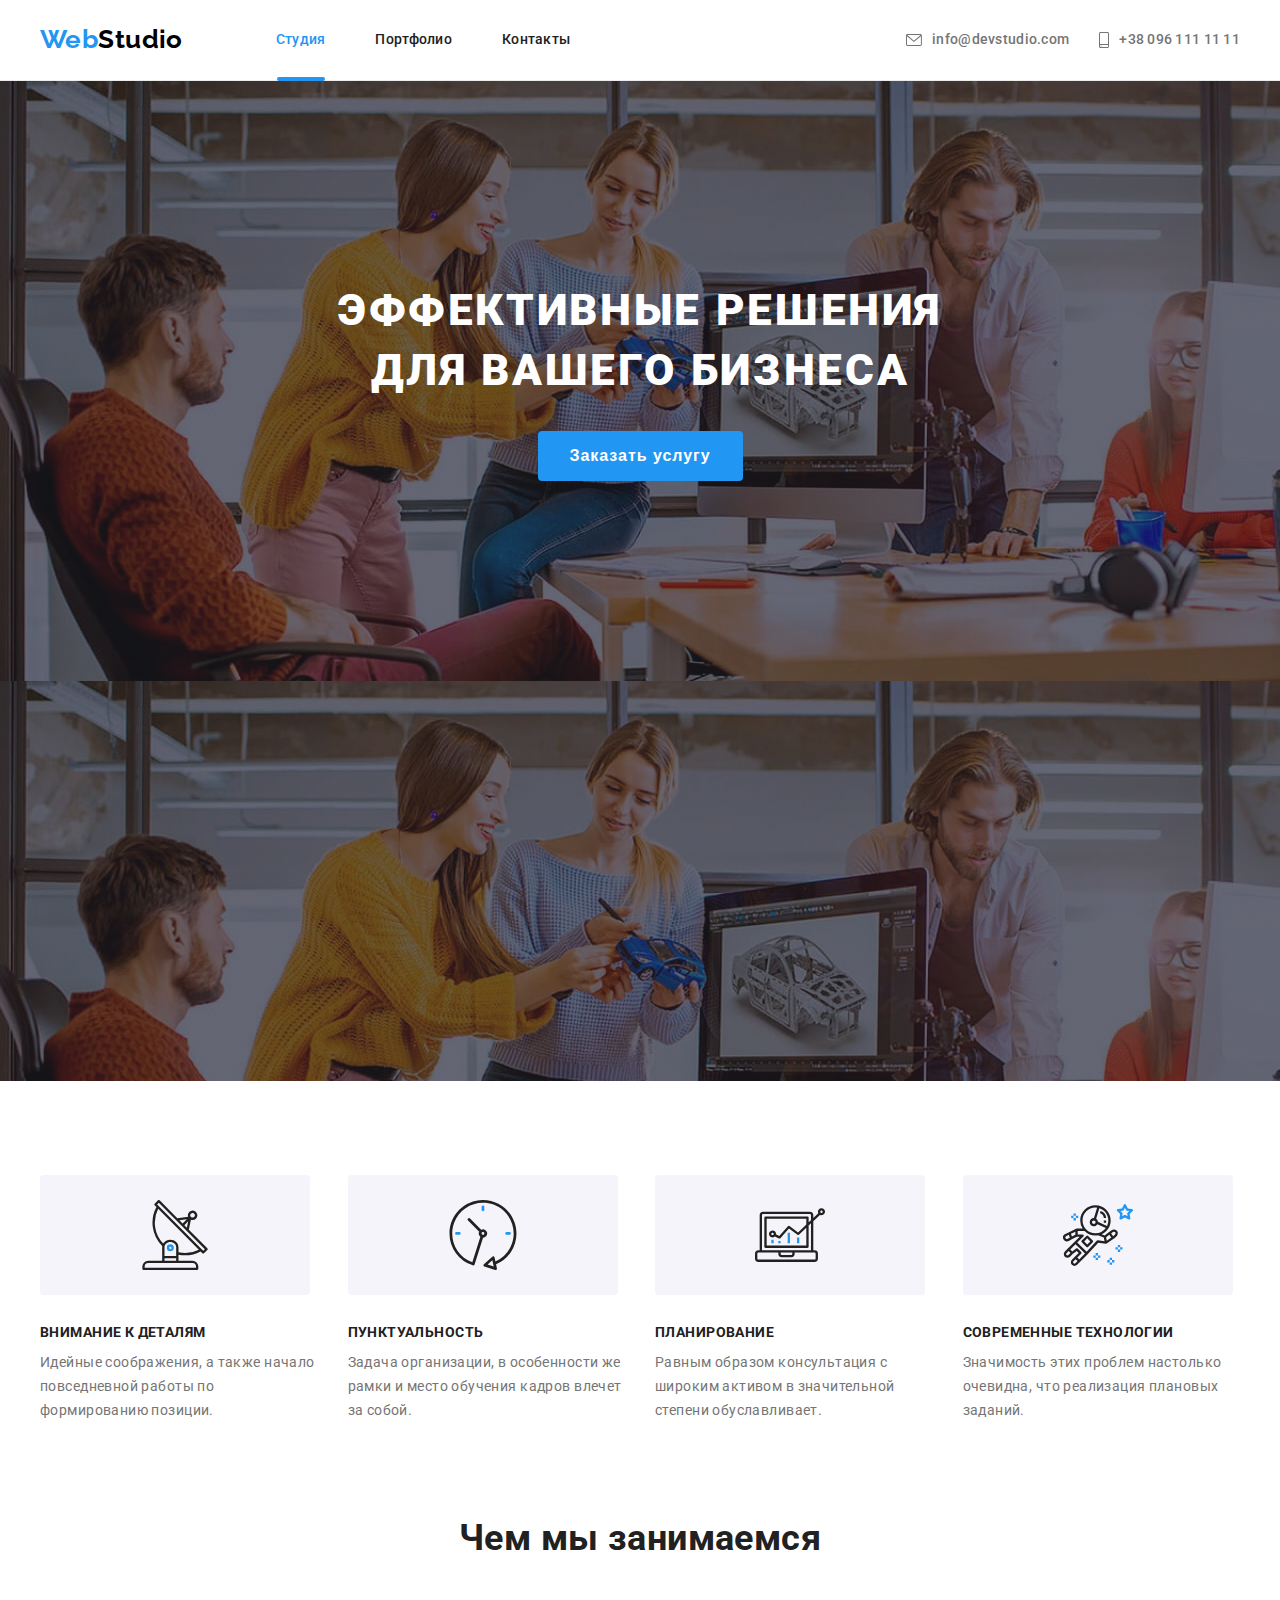
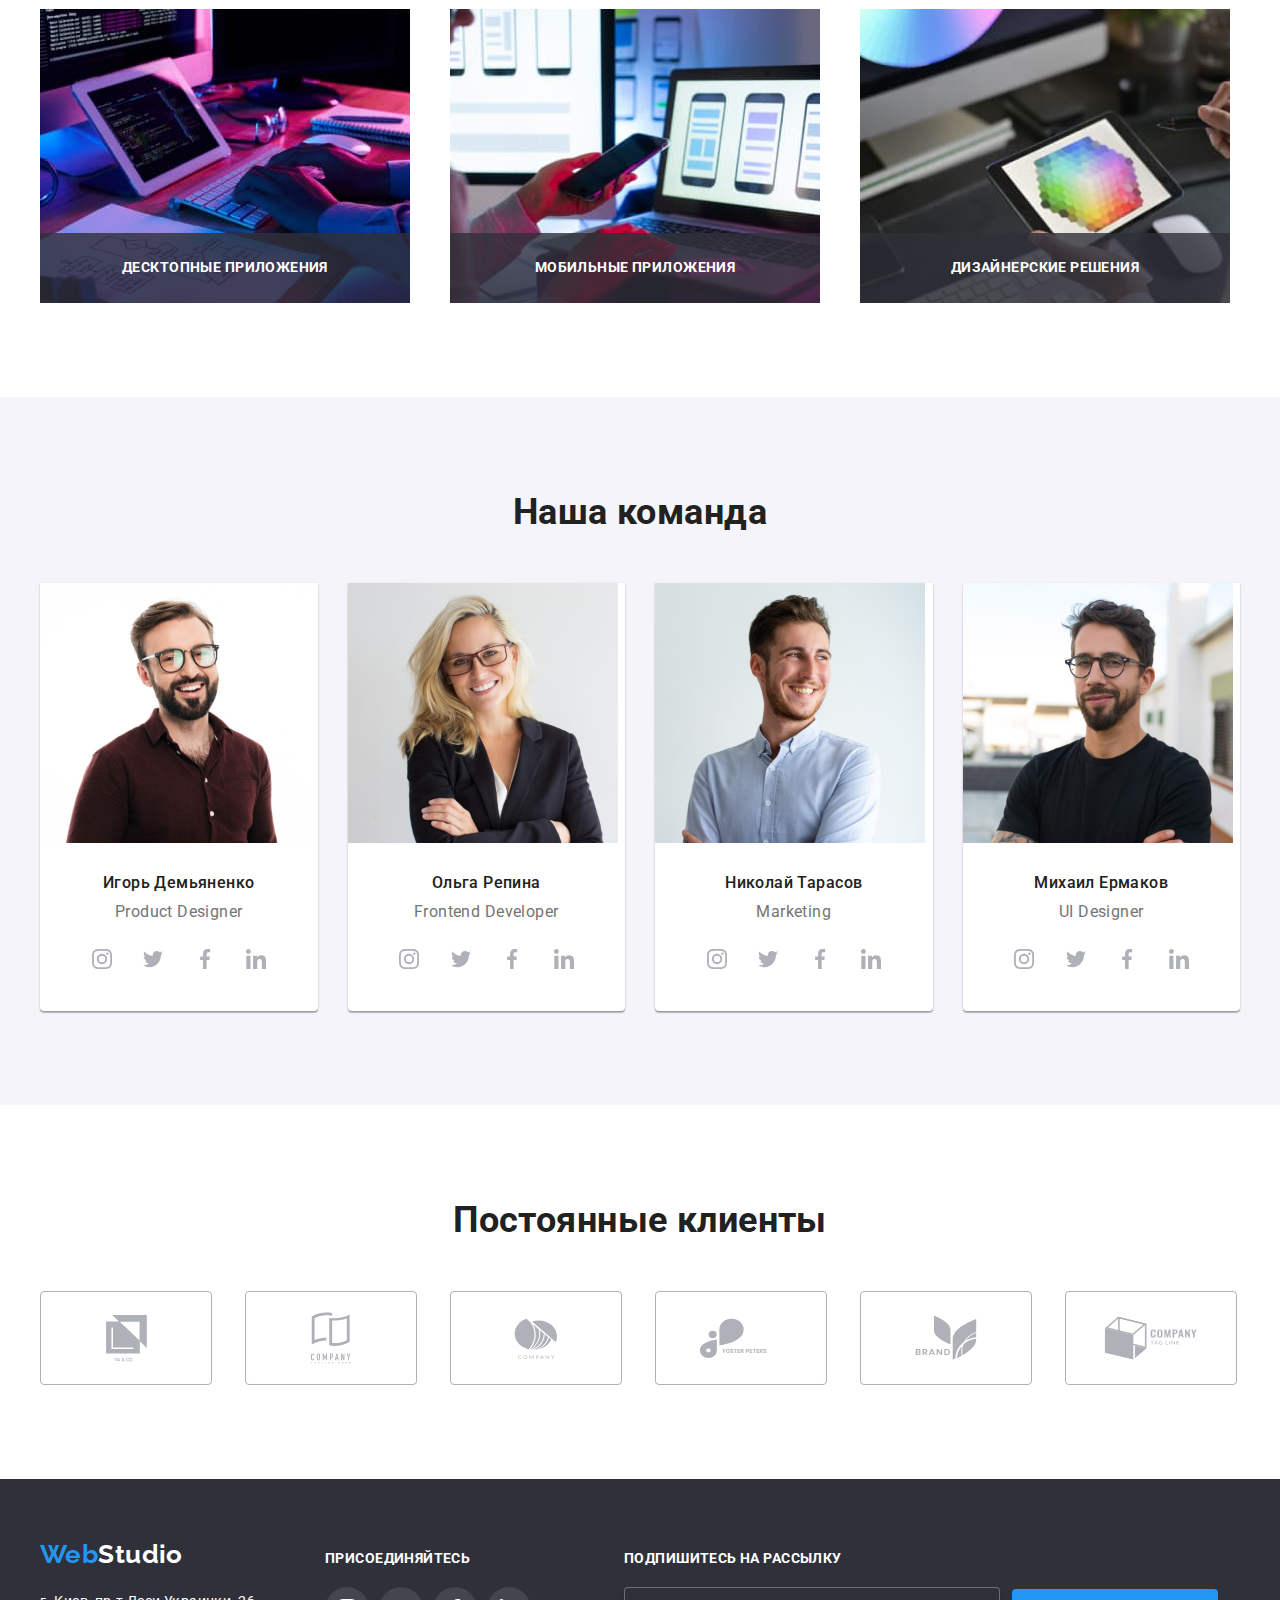
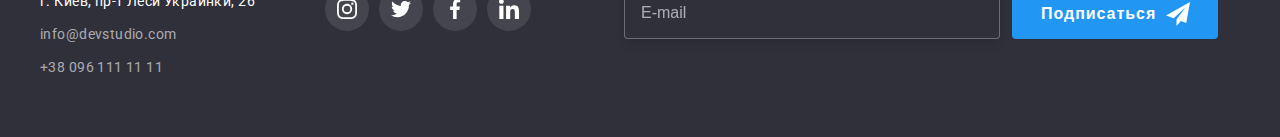
<file: index.html>
<!DOCTYPE html>
<html lang="ru">

<head>
  <meta charset="UTF-8" />
  <meta http-equiv="X-UA-Compatible" content="IE=edge" />
  <meta name="viewport" content="width=device-width, initial-scale=1.0" />
  <link rel="stylesheet" href="https://cdnjs.cloudflare.com/ajax/libs/modern-normalize/1.1.0/modern-normalize.min.css"
    integrity="sha512-wpPYUAdjBVSE4KJnH1VR1HeZfpl1ub8YT/NKx4PuQ5NmX2tKuGu6U/JRp5y+Y8XG2tV+wKQpNHVUX03MfMFn9Q=="
    crossorigin="anonymous" referrerpolicy="no-referrer" />
  <link rel="stylesheet" href="./css/styles.css" />
  <link rel="preconnect" href="https://fonts.googleapis.com" />
  <link rel="preconnect" href="https://fonts.gstatic.com" crossorigin />
  <link href="https://fonts.googleapis.com/css2?family=Raleway:wght@700&family=Roboto:wght@400;500;700;900&display=swap"
    rel="stylesheet" />
  <title>Студия</title>
</head>

<body>
  <!--шапка страцицы-->
  <header class="page-header">
    <div class="container main-nav">
      <nav class="header-nav">
        <a href="./index.html" class="logo link main"><span class="logo-accent">Web</span><span
            class="logo-header">Studio</span></a>
        <ul class="navigation-list">
          <li class="item">
            <a href="" class="navigation-link-current link">Студия</a>
          </li>

          <li class="item">
            <a href="./portfolio.html" class="navigation-link link">Портфолио</a>
          </li>
          <li class="item"><a href="" class="navigation-link link">Контакты</a></li>
        </ul>
      </nav>
      <ul class="contacts-header">
        <li class="contacts-item item">
          <a class="contacts-link link" href="mailto:info@devstudio.com" aria-label="Email">
            <svg class="mail-icon" width="16" height="12">
              <use href="./images/symbol-defs.svg#mail-icon"></use>
            </svg>
            info@devstudio.com</a>
        </li>
        <li class="contacts-item item">
          <a class="contacts-link link" href="tel:+380961111111" aria-label="telephone">
            <svg class="tel-icon" width="10" height="16">
              <use href="./images/symbol-defs.svg#tel-icon"></use>
            </svg>+38 096 111 11 11</a>
        </li>
      </ul>
    </div>
  </header>
  <main>
    <!-- герой -->
    <section class="section hero">
      <div class="container">
        <h1 class="hero-title">
          Эффективные решения <br />
          для вашего бизнеса
        </h1>
        <button class="hero-button" type="button" data-modal-open>Заказать услугу</button>
      </div>
    </section>
    <!-- Наши преимущества -->
    <section class="section advantages">
      <div class="container">
        <h2 class="visually-hidden">Наши преимущества</h2>
        <ul class="advantages-list">
          <li class="advantages-item">
            <div class="icon">
              <svg class="advantages-icon" width="70" height="70">
                <use href="./images/symbol-defs.svg#advantages-icon1""></use></svg>
                </div>
              <h3 class=" advantages-title">Внимание к деталям</h3>
                  <p class="advantages-text">
                    Идейные соображения, а также начало повседневной работы по формированию позиции.
                  </p>
          </li>
          <li class="advantages-item">
            <div class="icon">
              <svg class="advantages-icon" width="70" height="70">
                <use href="./images/symbol-defs.svg#advantages-icon2""></use></svg>
                </div>
              <h3 class=" advantages-title">Пунктуальность </h3>
                  <p class="advantages-text">
                    Задача организации, в особенности же рамки и место обучения кадров влечет за собой.
                  </p>
          </li>
          <li class="advantages-item">
            <div class="icon">
              <svg class="advantages-icon" width="70" height="70">
                <use href="./images/symbol-defs.svg#advantages-icon3""></use></svg>
                </div>
              <h3 class=" advantages-title">Планирование</h3>
                  <p class="advantages-text">
                    Равным образом консультация с широким активом в значительной степени обуславливает.
                  </p>
          </li>
          <li class="advantages-item">
            <div class="icon">
              <svg class="advantages-icon" width="70" height="70">
                <use href="./images/symbol-defs.svg#advantages-icon4""></use></svg>      
                </div>
              <h3 class=" advantages-title">Современные технологии</h3>
                  <p class="advantages-text">
                    Значимость этих проблем настолько очевидна, что реализация плановых заданий.
                  </p>
          </li>
        </ul>
      </div>
    </section>
    <!-- Наши занятия -->
    <section class="section occupations">
      <div class="container">
        <h2 class="occupations-title">Чем мы занимаемся</h2>
        <ul class="occupations-list">
          <li class="occupations-image">
            <img src="./images/img.jpg" alt="человек работающий за компьютером" width="370" />
            <div class="description-image">
              <p class="description-text">Десктопные приложения</p>
            </div>
          </li>
          <li class="occupations-image">
            <img src="./images/img2.jpg" alt="человек работающий на смартфоне" width="370" />
            <div class="description-image">
              <p class="description-text">Мобильные приложения</p>
            </div>
          </li>
          <li class="occupations-image">
            <img src="./images/img3.jpg" alt="человек работающий на планшете" width="370" />
            <div class="description-image">
              <p class="description-text">Дизайнерские решения</p>
            </div>
          </li>
        </ul>
      </div>
    </section>
    <!-- Наша команда -->
    <section class="section team">
      <div class="container">
        <h2 class="team-title">Наша команда</h2>
        <ul class="team-list">

          <li class="team-card team-shadow">
            <img src="./images/picture1.jpg" alt="Игорь Демьяненко-Product Designer" width="270" />
            <div class="team-article">
              <h3 class="team-member">Игорь Демьяненко</h3>
              <p class="team-role" lang="en">Product Designer</p>

              <ul class="team-social-link">
                <li class="team-icon-social"><a class="icon-ref" href="https://www.instagram.com/" target="_blank"
                    aria-label="instagram"><svg class="team-icon" width="20" height="20">
                      <use href="./images/symbol-defs.svg#instagram-icon"></use>
                    </svg></a></li>
                <li class="team-icon-social"><a class="icon-ref" href="https://twitter.com/" target="_blank"
                    aria-label="twitter"><svg class="team-icon" width="20" height="20">
                      <use href="./images/symbol-defs.svg#twitter-icon"></use>
                    </svg></a></li>
                <li class="team-icon-social"><a class="icon-ref" href="https://www.facebook.com/" target="_blank"
                    aria-label="facebook"><svg class="team-icon" width="20" height="20">
                      <use href="./images/symbol-defs.svg#facebook-icon"></use>
                    </svg></a></li>
                <li class="team-icon-social"><a class="icon-ref" href="https://ru.linkedin.com/" target="_blank"
                    aria-label="linkedin"><svg class="team-icon" width="20" height="20">
                      <use href="./images/symbol-defs.svg#linkedin-icon"></use>
                    </svg></a></li>
              </ul>
            </div>
          </li>
          <li class="team-card team-shadow">
            <img src="./images/picture2.jpg" alt="Ольга Репина-Frontend Developer" width="270" />
            <div class="team-article">
              <h3 class="team-member">Ольга Репина</h3>
              <p class="team-role" lang="en">Frontend Developer</p>
              <ul class="team-social-link">
                <li class="team-icon-social"><a class="icon-ref" href="https://www.instagram.com/" target="_blank"
                    aria-label="instagram"><svg class="team-icon" width="20" height="20">
                      <use href="./images/symbol-defs.svg#instagram-icon"></use>
                    </svg></a></li>
                <li class="team-icon-social"><a class="icon-ref" href="https://twitter.com/" target="_blank"
                    aria-label="twitter"><svg class="team-icon" width="20" height="20">
                      <use href="./images/symbol-defs.svg#twitter-icon"></use>
                    </svg></a></li>
                <li class="team-icon-social"><a class="icon-ref" href="https://www.facebook.com/" target="_blank"
                    aria-label="facebook"><svg class="team-icon" width="20" height="20">
                      <use href="./images/symbol-defs.svg#facebook-icon"></use>
                    </svg></a></li>
                <li class="team-icon-social"><a class="icon-ref" href="https://ru.linkedin.com/" target="_blank"
                    aria-label="linkedin"><svg class="team-icon" width="20" height="20">
                      <use href="./images/symbol-defs.svg#linkedin-icon"></use>
                    </svg></a></li>
              </ul>
            </div>
          </li>
          <li class="team-card team-shadow">
            <img src="./images/picture3.jpg" alt="Николай Тарасов-Marketing" width="270" />
            <div class="team-article">
              <h3 class="team-member">Николай Тарасов</h3>
              <p class="team-role" lang="en">Marketing</p>
              <ul class="team-social-link">
                <li class="team-icon-social"><a class="icon-ref" href="https://www.instagram.com/" target="_blank"
                    aria-label="instagram"><svg class="team-icon" width="20" height="20">
                      <use href="./images/symbol-defs.svg#instagram-icon"></use>
                    </svg></a></li>
                <li class="team-icon-social"><a class="icon-ref" href="https://twitter.com/" target="_blank"
                    aria-label="twitter"><svg class="team-icon" width="20" height="20">
                      <use href="./images/symbol-defs.svg#twitter-icon"></use>
                    </svg></a></li>
                <li class="team-icon-social"><a class="icon-ref" href="https://www.facebook.com/" target="_blank"
                    aria-label="facebook"><svg class="team-icon" width="20" height="20">
                      <use href="./images/symbol-defs.svg#facebook-icon"></use>
                    </svg></a></li>
                <li class="team-icon-social"><a class="icon-ref" href="https://ru.linkedin.com/" target="_blank"
                    aria-label="linkedin"><svg class="team-icon" width="20" height="20">
                      <use href="./images/symbol-defs.svg#linkedin-icon"></use>
                    </svg></a></li>
              </ul>
            </div>
          </li>
          <li class="team-card team-shadow">
            <img src="./images/picture4.jpg" alt="Михаил Ермаков-UI Designer" width="270" />
            <div class="team-article">
              <h3 class="team-member">Михаил Ермаков</h3>
              <p class="team-role" lang="en">UI Designer</p>
              <ul class="team-social-link">
                <li class="team-icon-social"><a class="icon-ref" href="https://www.instagram.com/" target="_blank"
                    aria-label="instagram"><svg class="team-icon" width="20" height="20">
                      <use href="./images/symbol-defs.svg#instagram-icon"></use>
                    </svg></a></li>
                <li class="team-icon-social"><a class="icon-ref" href="https://twitter.com/" target="_blank"
                    aria-label="twitter"><svg class="team-icon" width="20" height="20">
                      <use href="./images/symbol-defs.svg#twitter-icon"></use>
                    </svg></a></li>
                <li class="team-icon-social"><a class="icon-ref" href="https://www.facebook.com/" target="_blank"
                    aria-label="facebook"><svg class="team-icon" width="20" height="20">
                      <use href="./images/symbol-defs.svg#facebook-icon"></use>
                    </svg></a></li>
                <li class="team-icon-social"><a class="icon-ref" href="https://ru.linkedin.com/" target="_blank"
                    aria-label="linkedin"><svg class="team-icon" width="20" height="20">
                      <use href="./images/symbol-defs.svg#linkedin-icon"></use>
                    </svg></a></li>
              </ul>
            </div>
          </li>
        </ul>
      </div>
    </section>
    <!-- Наши постоянные клиенты -->
    <section class="section clients">
      <div class="container">
        <h3 class="clients-title">Постоянные клиенты</h3>
        <ul class="clients-list">
          <li class="clients-name"><a class="clients-ref" href=""><svg class="clients-company" width="41" height="46.7">
                <use href="./images/symbol-defs.svg#customers-icon1"></use>
              </svg></a></li>
          <li class="clients-name"><a class="clients-ref" href=""><svg class="clients-company" width="40" height="52">
                <use href="./images/symbol-defs.svg#customers-icon2"></use>
              </svg></a></li>
          <li class="clients-name"><a class="clients-ref" href=""><svg class="clients-company" width="43.46"
                height="41.18">
                <use href="./images/symbol-defs.svg#customers-icon3"></use>
              </svg></a></li>
          <li class="clients-name"><a class="clients-ref" href=""><svg class="clients-company" width="84.44"
                height="40.62">
                <use href="./images/symbol-defs.svg#customers-icon4"></use>
              </svg></a></li>
          <li class="clients-name"><a class="clients-ref" href=""><svg class="clients-company" width="62.54"
                height="45.43">
                <use href="./images/symbol-defs.svg#customers-icon5"></use>
              </svg></a></li>
          <li class="clients-name"><a class="clients-ref" href=""><svg class="clients-company" width="93.79"
                height="43.93">
                <use href="./images/symbol-defs.svg#customers-icon6"></use>
              </svg></a></li>
        </ul>
      </div>
    </section>
  </main>
  <!-- Подвал страницы -->
  <footer class="page-footer studio">
    <div class="container">
      <div class="footer-main-flex">
        <div class="footer-socials">
          <a href="./index.html" class="logo footer"><span class="logo-accent">Web</span><span
              class="logo-footer">Studio</span>
          </a>
          <address class="location"> <a class="location-ref" href="https://www.google.com.ua/maps/" target="_blank">г.
              Киев, пр-т Леси Украинки, 26</a></address>
          <ul class="contacts footer">
            <li class="contacts footer link">
              <a href="mailto:info@devstudio.com" class="contacts-footer-link">info@devstudio.com</a>
            </li>
            <li class="contacts footer link">
              <a href="tel:+380961111111" class="contacts-footer-link">+38 096 111 11 11</a>
            </li>
          </ul>
        </div>
        <div class="footer-invite-card">
          <p class="footer-invite">присоединяйтесь</p>
          <ul class="footer-social-link">
            <li class="footer-icon-social"><a class="footer-icon-ref" href="https://www.instagram.com/"
                target="_blank"><svg class="footer-icon" width="20" height="20">
                  <use href="./images/symbol-defs.svg#instagram-icon"></use>
                </svg></a></li>
            <li class="footer-icon-social"><a class="footer-icon-ref" href="https://twitter.com/" target="_blank"><svg
                  class="footer-icon" width="20" height="20">
                  <use href="./images/symbol-defs.svg#twitter-icon"></use>
                </svg></a></li>
            <li class="footer-icon-social"><a class="footer-icon-ref" href="https://www.facebook.com/"
                target="_blank"><svg class="footer-icon" width="20" height="20">
                  <use href="./images/symbol-defs.svg#facebook-icon"></use>
                </svg></a></li>
            <li class="footer-icon-social"><a class="footer-icon-ref" href="https://ru.linkedin.com/"
                target="_blank"><svg class="footer-icon" width="20" height="20">
                  <use href="./images/symbol-defs.svg#linkedin-icon"></use>
                </svg></a></li>
          </ul>
        </div>
        <form class="signup-form" name="signup-form" autocomplete="on">
          <label class="signup-label">
            Подпишитесь на рассылку
            <input class="signup-input" type="email" name="email" placeholder="E-mail">
          </label>
          <button class="signup-button" type="submit">Подписаться<svg class="signup-icon" width="24" height="24">
              <use href="./images/icons.svg#icon-send"></use>
            </svg> </button>
        </form>
      </div>
    </div>
  </footer>
  <div class="backdrop is-hidden" data-modal>
    <div class="modal">
      <form class="subscribe-form" name="subscribe-form" autocomplete="on">
        <p class="subscribe-text">Оставьте свои данные, мы вам перезвоним</p>
        <label class="subscribe-label">
          Имя
          <div class="subscribe-block">
            <svg class="icon-modal" width="18" height="18">
              <use href="./images/icons.svg#icon-person"></use>
            </svg>
            <input class="subscribe-input" type="text" name="text" required>
          </div>
        </label>
        <label class="subscribe-label">
          Телефон
          <div class="subscribe-block">
            <svg class="icon-modal" width="18" height="18">
              <use href="./images/icons.svg#icon-phone"></use>
            </svg>
            <input class="subscribe-input" type="tel" name="tel" required>
          </div>
        </label>
        <label class="subscribe-label">
          Почта
          <div class="subscribe-block">
            <svg class="icon-modal" width="18" height="18">
              <use href="./images/icons.svg#icon-email"></use>
            </svg>
            <input class="subscribe-input" type="email" name="email" required>
          </div>
        </label>
        <label class="subscribe-label">
          Комментарий
          <textarea class="textarea-input" name="comment-text"
            placeholder="Введите текст"></textarea>
        </label>
        <label class="checkbox-label">
          <input class="checkbox-input visually-hidden" type="checkbox" name="agreement-checkbox">
          <span class="checkbox-icon"></span>
          Соглашаюсь с рассылкой и принимаю <a class="checkbox-license" href="">Условия договора</a>
        </label>
        <button class="subscribe-button" type="submit">Отправить</button>
      </form>
      <button class="modal-button" type="button" data-modal-close><svg class="modal-icon" width="11" height="11">
          <use href="./images/symbol-defs.svg#modal-vector"></use>
        </svg></button>
    </div>
  </div>
  <script src="./js/modal.js"></script>
</body>

</html>
</file>
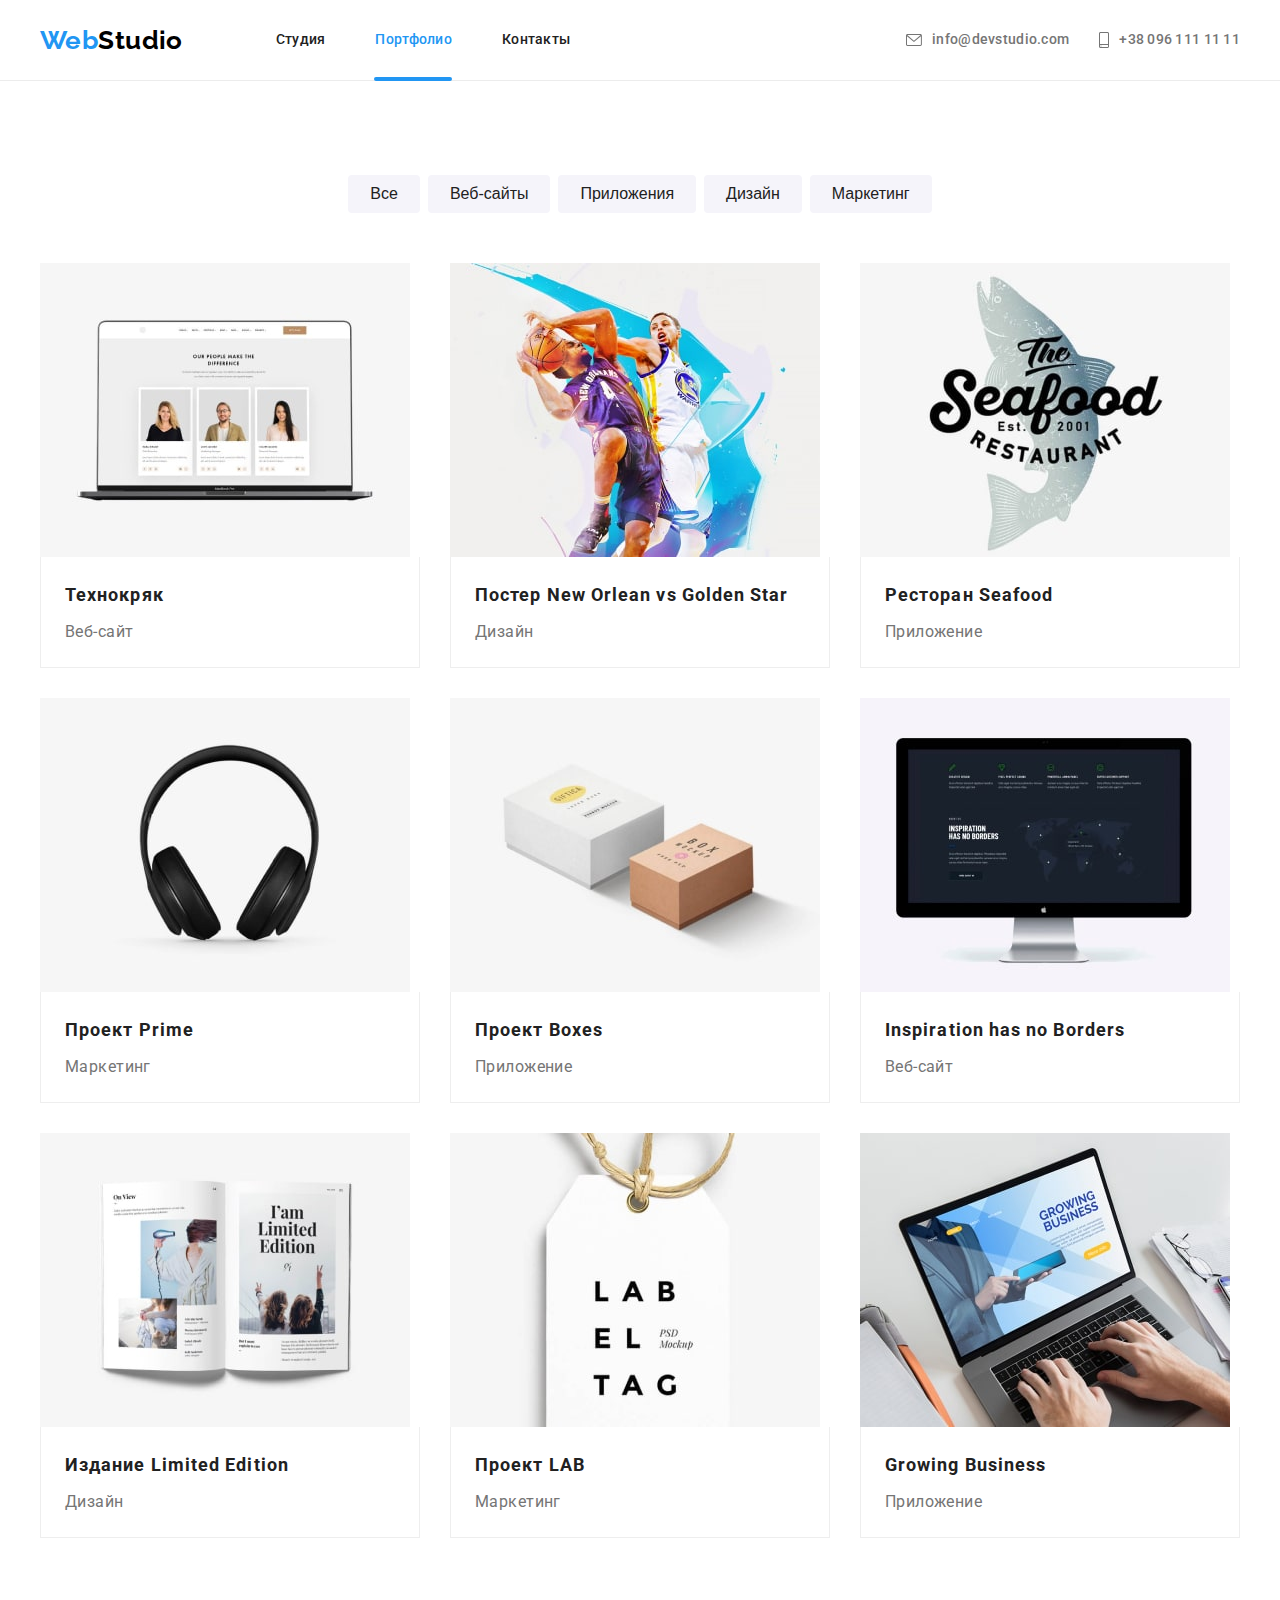
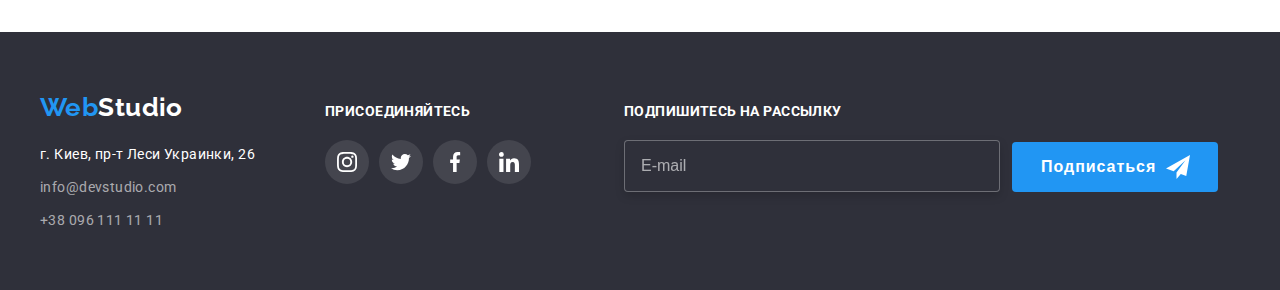
<file: portfolio.html>
<!DOCTYPE html>
<html lang="ru">

<head>
  <meta charset="UTF-8" />
  <meta http-equiv="X-UA-Compatible" content="IE=edge" />
  <meta name="viewport" content="width=device-width, initial-scale=1.0" />
  <link rel="stylesheet" href="https://cdnjs.cloudflare.com/ajax/libs/modern-normalize/1.1.0/modern-normalize.min.css"
    integrity="sha512-wpPYUAdjBVSE4KJnH1VR1HeZfpl1ub8YT/NKx4PuQ5NmX2tKuGu6U/JRp5y+Y8XG2tV+wKQpNHVUX03MfMFn9Q=="
    crossorigin="anonymous" referrerpolicy="no-referrer" />
  <link rel="stylesheet" href="./css/styles.css" />
  <link rel="preconnect" href="https://fonts.googleapis.com" />
  <link rel="preconnect" href="https://fonts.gstatic.com" crossorigin />
  <link href="https://fonts.googleapis.com/css2?family=Raleway:wght@700&family=Roboto:wght@400;500;700;900&display=swap"
    rel="stylesheet" />
  <title>Портфолио</title>
</head>

<body>
  <!--шапка страцицы-->
  <header class="page-header">
    <div class="container main-nav">
      <nav class="header-nav">
        <a href="./index.html" class="logo portfolio"><span class="logo-accent">Web</span><span
            class="logo-header">Studio</span></a>
        <ul class="navigation-list">
          <li class="item"><a href="./index.html" class="navigation-link link">Студия</a></li>
          <li class="item">
            <a href="" class="navigation-link-current portfolio link">Портфолио</a>
          </li>
          <li class="item"><a href="" class="navigation-link link">Контакты</a></li>
        </ul>
      </nav>
      <ul class="contacts-header">
        <li class="item">
          <a class="contacts-link link" href="mailto:info@devstudio.com" aria-label="Email">
            <svg class="mail-icon" width="16" height="12">
              <use href="./images/symbol-defs.svg#mail-icon"></use>
            </svg>
            info@devstudio.com</a>
        </li>
        <li class="contacts-item item">
          <a class="contacts-link link" href="tel:+380961111111" aria-label="telephone">
            <svg class="tel-icon" width="10" height="16">
              <use href="./images/symbol-defs.svg#tel-icon"></use>
            </svg>
            +38 096 111 11 11</a>
        </li>
      </ul>
    </div>
  </header>
  <main>
    <!-- Наши работы -->
    <section class="section jobs">
      <h1 class="visually-hidden">Наши работы</h1>
      <div class="container">
        <ul class="button-list">
          <li class="button"><button type="button" class="jobs-button">Все</button></li>
          <li class="button"><button type="button" class="jobs-button">Веб-сайты</button></li>
          <li class="button"><button type="button" class="jobs-button">Приложения</button></li>
          <li class="button"><button type="button" class="jobs-button">Дизайн</button></li>
          <li class="button"><button type="button" class="jobs-button">Маркетинг</button></li>
        </ul>
        <ul class="jobs-list">
          <li class="jobs-item">
            <div class="jobs-image">
              <img src="./images/work-img-1-min.jpg" alt="ноутбук" width="370" />
              <div class="jobs-overlay">
                <p class="jobs-overlay-text">
                  Технокряк это современная площадка распространения коронавируса. Компании
                  используют эту платформу для цифрового шпионажа и атак на защищённые сервера
                  конкурентов.
                </p>
              </div>
            </div>
            <div class="jobs-article">
              <h2 class="jobs-title">Технокряк</h2>
              <p class="jobs-text">Веб-сайт</p>
            </div>
          </li>
          <li class="jobs-item">
            <div class="jobs-image">
              <img src="./images/work-img-2-min.jpg" alt="баскетболисты" width="370" />
              <div class="jobs-overlay">
                <p class="jobs-overlay-text">
                  Технокряк это современная площадка распространения коронавируса. Компании
                  используют эту платформу для цифрового шпионажа и атак на защищённые сервера
                  конкурентов.
                </p>
              </div>
            </div>
            <div class="jobs-article">
              <h2 class="jobs-title">Постер New Orlean vs Golden Star</h2>
              <p class="jobs-text">Дизайн</p>
            </div>
          </li>
          <li class="jobs-item">
            <div class="jobs-image">
              <img src="./images/work-img-3-min.jpg" alt="логотип ресторана" width="370" />
              <div class="jobs-overlay">
                <p class="jobs-overlay-text">
                  Технокряк это современная площадка распространения коронавируса. Компании
                  используют эту платформу для цифрового шпионажа и атак на защищённые сервера
                  конкурентов.
                </p>
              </div>
            </div>
            <div class="jobs-article">
              <h2 class="jobs-title">Ресторан Seafood</h2>
              <p class="jobs-text">Приложение</p>
            </div>
          </li>
          <li class="jobs-item">
            <div class="jobs-image">
              <img src="./images/work-img-4-min.jpg" alt="наушники" width="370" />
              <div class="jobs-overlay">
                <p class="jobs-overlay-text">
                  Технокряк это современная площадка распространения коронавируса. Компании
                  используют эту платформу для цифрового шпионажа и атак на защищённые сервера
                  конкурентов.
                </p>
              </div>
            </div>
            <div class="jobs-article">
              <h2 class="jobs-title">Проект Prime</h2>
              <p class="jobs-text">Маркетинг</p>
            </div>
          </li>
          <li class="jobs-item">
            <div class="jobs-image">
              <img src="./images/work-img-5-min.jpg" alt="две коробочки" width="370" />
              <div class="jobs-overlay">
                <p class="jobs-overlay-text">
                  Технокряк это современная площадка распространения коронавируса. Компании
                  используют эту платформу для цифрового шпионажа и атак на защищённые сервера
                  конкурентов.
                </p>
              </div>
            </div>
            <div class="jobs-article">
              <h2 class="jobs-title">Проект Boxes</h2>
              <p class="jobs-text">Приложение</p>
            </div>
          </li>
          <li class="jobs-item">
            <div class="jobs-image">
              <img src="./images/work-img-6-min.jpg" alt="монитор" width="370" />
              <div class="jobs-overlay">
                <p class="jobs-overlay-text">
                  Технокряк это современная площадка распространения коронавируса. Компании
                  используют эту платформу для цифрового шпионажа и атак на защищённые сервера
                  конкурентов.
                </p>
              </div>
            </div>
            <div class="jobs-article">
              <h2 class="jobs-title">Inspiration has no Borders</h2>
              <p class="jobs-text">Веб-сайт</p>
            </div>
          </li>
          <li class="jobs-item">
            <div class="jobs-image">
              <img src="./images/work-img-7-min.jpg" alt="открытая книга" width="370" />
              <div class="jobs-overlay">
                <p class="jobs-overlay-text">
                  Технокряк это современная площадка распространения коронавируса. Компании
                  используют эту платформу для цифрового шпионажа и атак на защищённые сервера
                  конкурентов.
                </p>
              </div>
            </div>
            <div class="jobs-article">
              <h2 class="jobs-title">Издание Limited Edition</h2>
              <p class="jobs-text">Дизайн</p>
            </div>
          </li>
          <li class="jobs-item">
            <div class="jobs-image">
              <img src="./images/work-img-8-min.jpg" alt="бирка с буквами" width="370" />
              <div class="jobs-overlay">
                <p class="jobs-overlay-text">
                  Технокряк это современная площадка распространения коронавируса. Компании
                  используют эту платформу для цифрового шпионажа и атак на защищённые сервера
                  конкурентов.
                </p>
              </div>
            </div>
            <div class="jobs-article">
              <h2 class="jobs-title">Проект LAB</h2>
              <p class="jobs-text">Маркетинг</p>
            </div>
          </li>
          <li class="jobs-item">
            <div class="jobs-image">
              <img src="./images/work-img-9-min.jpg" alt="человек работающий за ноутбуком" width="370" />
              <div class="jobs-overlay">
                <p class="jobs-overlay-text">
                  Технокряк это современная площадка распространения коронавируса. Компании
                  используют эту платформу для цифрового шпионажа и атак на защищённые сервера
                  конкурентов.
                </p>
              </div>
            </div>
            <div class="jobs-article">
              <h2 class="jobs-title">Growing Business</h2>
              <p class="jobs-text">Приложение</p>
            </div>
          </li>
        </ul>
      </div>
    </section>
  </main>
  <!-- Подвал страницы -->
  <footer class="page-footer studio">
    <div class="container">
      <div class="footer-main-flex">
        <div class="footer-socials">
          <a href="./index.html" class="logo footer"><span class="logo-accent">Web</span><span
              class="logo-footer">Studio</span>
          </a>
          <address class="location">
            <a class="location-ref" href="https://www.google.com.ua/maps/" target="_blank">г. Киев, пр-т Леси Украинки,
              26</a>
          </address>

          <ul class="contacts footer">
            <li class="contacts footer link">
              <a href="mailto:info@devstudio.com" class="contacts-footer-link">info@devstudio.com</a>
            </li>
            <li class="contacts footer link">
              <a href="tel:+380961111111" class="contacts-footer-link">+38 096 111 11 11</a>
            </li>
          </ul>
        </div>

        <div class="footer-invite-card">
          <p class="footer-invite">присоединяйтесь</p>
          <ul class="footer-social-link">
            <li class="footer-icon-social">
              <a class="footer-icon-ref" href="https://www.instagram.com/" target="_blank"><svg class="footer-icon"
                  width="20" height="20">
                  <use href="./images/symbol-defs.svg#instagram-icon"></use>
                </svg></a>
            </li>
            <li class="footer-icon-social">
              <a class="footer-icon-ref" href="https://twitter.com/" target="_blank"><svg class="footer-icon" width="20"
                  height="20">
                  <use href="./images/symbol-defs.svg#twitter-icon"></use>
                </svg></a>
            </li>
            <li class="footer-icon-social">
              <a class="footer-icon-ref" href="https://www.facebook.com/" target="_blank"><svg class="footer-icon"
                  width="20" height="20">
                  <use href="./images/symbol-defs.svg#facebook-icon"></use>
                </svg></a>
            </li>
            <li class="footer-icon-social">
              <a class="footer-icon-ref" href="https://ru.linkedin.com/" target="_blank"><svg class="footer-icon"
                  width="20" height="20">
                  <use href="./images/symbol-defs.svg#linkedin-icon"></use>
                </svg></a>
            </li>
          </ul>
        </div>
        <form class="signup-form" name="signup-form" autocomplete="on">
          <label class="signup-label">
            Подпишитесь на рассылку
            <input class="signup-input" type="email" name="email" placeholder="E-mail" />
          </label>
          <button class="signup-button" type="submit">
            Подписаться<svg class="signup-icon" width="24" height="24">
              <use href="./images/icons.svg#icon-send"></use>
            </svg>
          </button>
        </form>
      </div>
    </div>
  </footer>
</body>

</html>
</file>
<file: css/styles.css>
body {
  font-family: 'Roboto', sans-serif;
  letter-spacing: 0.03em;
  font-size: 14px;
  color: var(--primary-text-color);
}
*,
::before,
::after {
  padding: 0;
  margin: 0;
  border: 0;
  outline: 0;
}

:root {
  --secondary-text-color: #212121;
  --primary-text-color: #757575;
  --accent-color: #2196f3;
  --background-color: #ffffff;
  --hero-and-footer-background-color: #2f303a;
  --main-background-color: #e5e5e5;
  --team-background-color: #f5f4fa;
  --card-set-gap: 30px;
}
.link {
  display: block;
}
img {
  display: block;
  max-width: 100%;
  height: auto;
}
li {
  list-style-type: none;
  /* Убираем маркеры */
}
a {
  text-decoration: none;
  /* Убираем подчёркивание для всех ссылок */
}
.visually-hidden {
  position: absolute;
  width: 1px;
  height: 1px;
  margin: -1px;
  padding: 0;
  overflow: hidden;
  border: 0;
  clip: rect(0 0 0 0);
}
.container {
  width: 1200px;
  margin: 0 auto;
  padding: 0 15px;
}
.section {
  padding-top: 94px;
  padding-bottom: 94px;
}

/* стили хедера */

.logo {
  font-family: Raleway;
  font-weight: 700;
  font-size: 26px;
  line-height: 1.19;
}
.logo.link.main {
  margin-right: 93px;
  padding-top: 24px;
  padding-bottom: 25px;
}
.main-nav {
  display: flex;
  align-items: center;
}
.main-nav .item:not(:last-child) {
  margin-right: 50px;
}
.contacts-header .item:not(:last-child) {
  margin-right: 30px;
}

.main-nav .link {
  padding-top: 32px;
  padding-bottom: 32px;
}
.header-nav {
  display: flex;
  align-items: center;
}
.navigation-list {
  display: flex;
  font-weight: 500;
  line-height: 1.14;
  letter-spacing: 0.02em;
}

.contacts-header {
  display: flex;
  margin-left: auto;
}
header {
  background-color: var(--background-color);
}
.logo-accent {
  color: var(--accent-color);
}
.logo-header {
  color: #000000;
}
.logo-footer {
  color: var(--background-color);
}
.navigation-link {
  color: var(--secondary-text-color);
  transition: color 250ms cubic-bezier(0.4, 0, 0.2, 1);
}
.navigation-link:hover,
.navigation-link:focus {
  color: var(--accent-color);
}
.navigation-link-current {
  color: var(--accent-color);
  position: relative;
}
.navigation-link-current::after {
  content: ' ';
  position: absolute;
  width: 48px;
  height: 4px;
  background-color: var(--accent-color);
  bottom: -1px;
  right: 0;
  border-radius: 2px;
}
.navigation-link-current.portfolio.link::after {
  content: ' ';
  position: absolute;
  width: 78px;
  height: 4px;
  background-color: var(--accent-color);
  bottom: -1px;
  right: 0;
  border-radius: 2px;
}
.contacts-link.link {
  display: flex;
  align-items: center;
  font-weight: 500;
  line-height: 1.14;
  letter-spacing: 0.02em;
  color: var(--primary-text-color);
  transition: color 250ms cubic-bezier(0.4, 0, 0.2, 1);
}

.mail-icon,
.tel-icon {
  margin-right: 10px;
  fill: currentColor;
}
.contacts-link {
  display: flex;
  align-items: center;
}

.contacts-link:hover,
.contacts-link:focus,
.mail-icon:hover,
.mail-icon:focus,
.tel-icon:hover,
.tel-icon:focus {
  color: var(--accent-color);
  fill: var(--accent-color);
}

/* стили hero */
.section.hero {
  padding: 200px 0px;
}
.hero {
  background-color: var(--hero-and-footer-background-color);
  background-image: linear-gradient(to right, rgba(47, 48, 58, 0.4), rgba(47, 48, 58, 0.4)),
    url(../images/hero-img-min.jpg);
  color: var(--background-color);
  max-width: 1600px;
  height: 600px;
  margin: 0 auto;
}

.hero-title {
  margin-bottom: 30px;
  font-weight: 900;
  font-size: 44px;
  line-height: 1.36;
  text-align: center;
  letter-spacing: 0.06em;
  text-transform: uppercase;
}
.hero-button {
  position: relative;
  top: 0;
  margin-left: auto;
  margin-right: auto;
  padding: 10px 32px;
  border-radius: 4px;
  cursor: pointer;
  font-weight: 700;
  font-size: 16px;
  line-height: 1.88;
  letter-spacing: 0.06em;
  display: block;
  background-color: var(--accent-color);
  color: var(--background-color);
  transition: box-shadow 250ms cubic-bezier(0.4, 0, 0.2, 1),
    background-color 250ms cubic-bezier(0.4, 0, 0.2, 1), top 250ms cubic-bezier(0.4, 0, 0.2, 1);
}
.hero-button:hover,
.hero-button:focus {
  top: 2px;
  background-color: #188ce8;
  box-shadow: 0px 4px 4px rgba(0, 0, 0, 0.15);
}
/* модальное окно */
.backdrop {
  position: fixed;
  top: 0;
  left: 0;
  background-color: rgba(0, 0, 0, 0.2);
  width: 100%;
  height: 100%;
  opacity: 1;
  transition: opacity 250ms cubic-bezier(0.4, 0, 0.2, 1),
    visibility 250ms cubic-bezier(0.4, 0, 0.2, 1);
}
.backdrop.is-hidden {
  opacity: 0;
  pointer-events: none;
  visibility: hidden;
}
.modal-button {
  position: absolute;
  right: 8px;
  top: 8px;
  display: flex;
  align-items: center;
  justify-content: center;
  width: 30px;
  height: 30px;
  border-radius: 50%;
  border: 1px solid rgba(0, 0, 0, 0.1);
  background-color: var(--background-color);
  cursor: pointer;
  transform: scale(1);
  transition: fill 250ms cubic-bezier(0.4, 0, 0.2, 1), transform 250ms cubic-bezier(0.4, 0, 0.2, 1);
}

.modal-button:hover,
.modal-button:focus {
  transform: scale(1.3);
  fill: var(--accent-color);
}

.backdrop.is-hidden .modal {
  transform: translate(-50%, -50%) scale(0);
  opacity: 0;
}
.modal {
  position: absolute;
  top: 50%;
  left: 50%;
  transform: translate(-50%, -50%) scale(1);
  transition: transform 250ms cubic-bezier(0.4, 0, 0.2, 1),
    opacity 250ms cubic-bezier(0.4, 0, 0.2, 1);
  opacity: 1;
  min-width: 528px;
  min-height: 581px;
  border-radius: 4px;
  box-shadow: 0px 1px 3px rgba(0, 0, 0, 0.12), 0px 1px 1px rgba(0, 0, 0, 0.14),
    0px 2px 1px rgba(0, 0, 0, 0.2);
  background-color: var(--background-color);
}
/* стили для формы модального окна */
.subscribe-form {
  padding: 40px;
}
.subscribe-label {
  font-size: 12px;
  line-height: 1.17;
  letter-spacing: 0.01em;
  cursor: pointer;
}

.subscribe-text {
  text-align: center;
  font-weight: 700;
  font-size: 20px;
  line-height: 1.15;
  color: var(--secondary-text-color);
  margin-bottom: 12px;
}
.subscribe-input {
  border: 1px solid rgba(33, 33, 33, 0.2);
  border-radius: 4px;
  width: 100%;
  height: 40px;
  display: block;
  margin-top: 4px;
  margin-bottom: 10px;
  padding-left: 42px;
  cursor: pointer;
  transition: border-color 250ms cubic-bezier(0.4, 0, 0.2, 1);
}

.subscribe-block:hover,
.subscribe-block:focus,
.subscribe-input:hover,
.subscribe-input:focus {
  border-color: var(--accent-color);
  fill: var(--accent-color);
}
.subscribe-block {
  position: relative;
}
.icon-modal {
  position: absolute;
  transform: translateY(-50%);
  top: 50%;
  left: 12px;
  transition: fill 250ms cubic-bezier(0.4, 0, 0.2, 1);
}
.textarea-input {
  display: block;
  border: 1px solid rgba(33, 33, 33, 0.2);
  border-radius: 4px;
  margin-top: 4px;
  margin-bottom: 20px;
  padding: 12px 16px;
  width: 100%;
  height: 120px;
  resize: none;
}
.textarea-input::placeholder {
  line-height: 1.14;
  letter-spacing: 0.01em;
  color: rgba(117, 117, 117, 0.5);
}
.checkbox-input:checked + .checkbox-icon {
  border-color: transparent;
  background-image: url(../images/icon-check.svg);
  background-size: content;
  background-origin: border-box;
}

.checkbox-icon {
  display: inline-block;
  width: 16px;
  height: 15px;
  margin-right: 7px;
  border: 2px solid var(--secondary-text-color);
  border-radius: 2px;
}
.checkbox-label {
  display: flex;
  justify-content: center;
  align-items: center;
  line-height: 1.71;
  cursor: pointer;
  margin-bottom: 30px;
}
.checkbox-license {
  display: block;
  line-height: 1.71;
  text-decoration-line: underline;
  color: var(--accent-color);
  margin-left: 4px;
}
.subscribe-button {
  position: relative;
  top: 0;
  margin: 0 auto;
  padding: 10px 55px 10px 56px;
  font-weight: 700;
  font-size: 16px;
  line-height: 1.88;
  display: block;
  letter-spacing: 0.06em;
  color: var(--background-color);
  background-color: var(--accent-color);
  border-radius: 4px;
  cursor: pointer;
  transition: box-shadow 250ms cubic-bezier(0.4, 0, 0.2, 1),
    background-color 250ms cubic-bezier(0.4, 0, 0.2, 1), top 250ms cubic-bezier(0.4, 0, 0.2, 1);
}
.subscribe-button:hover,
.subscribe-button:focus {
  top: 2px;
  background-color: #188ce8;
  box-shadow: 0px 4px 4px rgba(0, 0, 0, 0.15);
}

/* cтили для advantages и occupations */
.advantages,
.occupations {
  background-color: var(--background-color);
}
.advantages {
  line-height: 1.71;
}
.advantages-title {
  margin-bottom: 10px;
  font-weight: 700;
  font-size: inherit;
  line-height: 1.14;
  text-transform: uppercase;
  color: var(--secondary-text-color);
}

.advantages-list {
  display: flex;
  margin-right: calc(-1 * var(--card-set-gap));
}
.advantages-item {
  flex-basis: calc(100% / 4 - var(--card-set-gap));
  margin-right: var(--card-set-gap);
  width: 270px;
}
.icon {
  display: flex;
  justify-content: center;
  align-items: center;
  width: 270px;
  height: 120px;
  margin-bottom: 30px;
  border-radius: 4px;
  background-color: var(--team-background-color);
}

/* стили для наши занятия */
.occupations {
  padding-top: 0;
}
.occupations-list {
  display: flex;
  margin-right: calc(-1 * var(--card-set-gap));
}
.occupations-image {
  flex-basis: calc(100% / 3 - var(--card-set-gap));
  margin-right: var(--card-set-gap);
  position: relative;
}
.description-image {
  position: absolute;
  width: 370px;
  height: 70px;
  background-color: rgba(47, 48, 58, 0.8);
  transform: translateY(-100%);
}
.description-text {
  font-weight: 700;
  line-height: 1.14;
  text-align: center;
  text-transform: uppercase;
  color: var(--background-color);
  padding: 27px 82px 83px;
}
.occupations-title,
.team-title {
  margin-bottom: 50px;
  font-weight: 700;
  font-size: 36px;
  line-height: 1.17;
  text-align: center;
  color: var(--secondary-text-color);
}
/* стили для team section */
.team {
  background-color: var(--team-background-color);
}
.team-article {
  padding: 30px 32px;
}
.team-member {
  font-weight: 500;
  color: var(--secondary-text-color);
}
.team-role {
  margin-top: 10px;
  margin-bottom: 16px;
}
.team-list {
  display: flex;
  margin-right: calc(-1 * var(--card-set-gap));
}
.team-card {
  flex-basis: calc(100% / 4 - var(--card-set-gap));
  margin-right: var(--card-set-gap);
}
.team-shadow {
  background: #ffffff;
  box-shadow: 0px 1px 3px rgba(0, 0, 0, 0.12), 0px 1px 1px rgba(0, 0, 0, 0.14),
    0px 2px 1px rgba(0, 0, 0, 0.2);
  border-radius: 0px 0px 4px 4px;
}
.team,
.team-member {
  font-size: 16px;
  line-height: 1.19;
  text-align: center;
}
.team-social-link {
  display: flex;
  justify-content: space-evenly;
}
.team-icon-social {
  display: flex;
  justify-content: center;
}
.icon-ref {
  width: 44px;
  height: 44px;
  display: flex;
  justify-content: center;
  align-items: center;
  border-radius: 50%;
  color: #afb1b8;
  cursor: pointer;
  transition: color 250ms cubic-bezier(0.4, 0, 0.2, 1),
    background-color 250ms cubic-bezier(0.4, 0, 0.2, 1);
}
.icon-ref:hover,
.icon-ref:focus {
  background-color: var(--accent-color);
  color: var(--background-color);
}
.team-icon {
  fill: currentColor;
}
/* стили для секции clients */
.clients-title {
  font-weight: 700;
  font-size: 36px;
  line-height: 1.17;
  text-align: center;
  color: var(--secondary-text-color);
  margin-bottom: 50px;
}
.clients-list {
  display: flex;
  margin-right: calc(-1 * var(--card-set-gap));
}
.clients-name {
  flex-basis: calc(100% / 6 - var(--card-set-gap));
  margin-right: var(--card-set-gap);
}

.clients-ref {
  width: 170px;
  height: 92px;
  border: 1px solid #afb1b8;
  border-radius: 4px;
  display: flex;
  justify-content: center;
  align-items: center;
  fill: #afb1b8;
  transition: fill 250ms cubic-bezier(0.4, 0, 0.2, 1), border 250ms cubic-bezier(0.4, 0, 0.2, 1);
}
.clients-ref:hover,
.clients-ref:focus {
  border: 1px solid var(--accent-color);
  fill: var(--accent-color);
}

/* стили для футера */
footer {
  background-color: var(--hero-and-footer-background-color);
}
.location {
  display: block;
  margin-top: 20px;
  font-style: normal;
  line-height: 1.71;
}
.location-ref {
  color: var(--background-color);
  transition: color 250ms cubic-bezier(0.4, 0, 0.2, 1);
}
.location-ref:hover,
.location-ref:focus {
  color: var(--accent-color);
}
.contacts-footer-link {
  line-height: 1.71;
  color: rgba(255, 255, 255, 0.6);
  transition: color 250ms cubic-bezier(0.4, 0, 0.2, 1);
}
.contacts-footer-link:hover,
.contacts-footer-link:focus {
  color: var(--accent-color);
}
.page-footer {
  padding-top: 60px;
  padding-bottom: 60px;
}
.page-footer.studio {
  padding-bottom: 57px;
}
.contacts.footer.link {
  margin-top: 9px;
}
.footer-social-link {
  display: flex;
  justify-content: start;
}
.footer-icon-social {
  display: flex;
}
.footer-icon-social:not(:last-child) {
  margin-right: 10px;
}
.footer-icon-ref {
  width: 44px;
  height: 44px;
  display: flex;
  justify-content: center;
  align-items: center;
  border-radius: 50%;
  color: var(--background-color);
  background-color: rgba(255, 255, 255, 0.1);
  cursor: pointer;
  transition: background-color 250ms cubic-bezier(0.4, 0, 0.2, 1);
}
.footer-icon-ref:hover,
.footer-icon-ref:focus {
  background-color: var(--accent-color);
  color: var(--background-color);
}
.footer-icon {
  fill: currentColor;
}
.footer-socials {
  display: flex;
  flex-direction: column;
}
.footer-invite-card {
  display: flex;
  flex-direction: column;
  margin-left: 70px;
}
.footer-main-flex {
  display: flex;
  align-items: baseline;
}
.footer-invite {
  font-weight: 700;
  line-height: 1.14;
  text-transform: uppercase;
  margin-bottom: 20px;
  color: var(--background-color);
}
.signup-form {
  display: flex;
  margin-left: 93px;
  align-items: flex-end;
}
.signup-label {
  font-weight: 700;
  line-height: 1.14;
  text-transform: uppercase;
  color: var(--background-color);
}
.signup-input {
  display: block;
  margin-top: 20px;
  padding-left: 16px;
  width: 358px;
  height: 50px;
  background-color: var(--hero-and-footer-background-color);
  border: 1px solid rgba(255, 255, 255, 0.3);
  border-radius: 4px;
  filter: drop-shadow(0px 4px 4px rgba(0, 0, 0, 0.15));
  font-size: 16px;
  line-height: 1.25;
  color: rgba(255, 255, 255, 0.6);
}
.signup-input::placeholder {
  font-size: 16px;
  line-height: 1.25;
  color: rgba(255, 255, 255, 0.6);
}

.signup-button {
  position: relative;
  top: 0;
  display: flex;
  align-items: center;
  margin-left: 12px;
  padding: 10px 28px 10px 29px;
  background: var(--accent-color);
  border-radius: 4px;
  font-weight: 700;
  font-size: 16px;
  line-height: 1.88;
  letter-spacing: 0.06em;
  color: var(--background-color);
  cursor: pointer;
  transition: box-shadow 250ms cubic-bezier(0.4, 0, 0.2, 1),
    background-color 250ms cubic-bezier(0.4, 0, 0.2, 1), top 250ms cubic-bezier(0.4, 0, 0.2, 1);
}
.signup-button:hover,
.signup-button:focus {
  top: 2px;
  background-color: #188ce8;
  box-shadow: 0px 4px 4px rgba(0, 0, 0, 0.15);
}

.signup-icon {
  margin-left: 10px;
  align-items: center;
}

/* cтили для portfolio */
.page-header {
  border-bottom: 1px solid #ececec;
}
.logo.portfolio {
  margin-right: 93px;
}
.button-list {
  display: flex;
  justify-content: center;
  margin-bottom: 50px;
}
.button:not(:last-child) {
  margin-right: 8px;
}
.jobs-button {
  position: relative;
  top: 0;
  cursor: pointer;
  font-weight: 500;
  font-size: 16px;
  line-height: 1.63;
  color: var(--secondary-text-color);
  border-radius: 4px;
  background: #f5f4fa;
  padding: 6px 22px;
  transition: background-color 250ms cubic-bezier(0.4, 0, 0.2, 1),
    color 250ms cubic-bezier(0.4, 0, 0.2, 1), box-shadow 250ms cubic-bezier(0.4, 0, 0.2, 1),
    top 250ms cubic-bezier(0.4, 0, 0.2, 1);
}

.jobs-button:hover,
.jobs-button:focus {
  top: 2px;
  color: var(--background-color);
  background-color: var(--accent-color);
  box-shadow: 0px 3px 1px rgba(0, 0, 0, 0.1), 0px 1px 2px rgba(0, 0, 0, 0.08),
    0px 2px 2px rgba(0, 0, 0, 0.12);
}
.jobs-button:active {
  box-shadow: inset 0px 3px 1px rgba(0, 0, 0, 0.1), inset 0px 1px 2px rgba(0, 0, 0, 0.08),
    inset 0px 2px 2px rgba(0, 0, 0, 0.12);
}

.jobs-list .jobs-title {
  font-weight: 700;
  font-size: 18px;
  line-height: 2;
  letter-spacing: 0.06em;
  color: var(--secondary-text-color);
}
.jobs-article {
  padding: 20px 24px;
  border: 1px solid #eeeeee;
  border-top: 0px;
}
.jobs-text {
  margin-top: 4px;
}
.jobs-list {
  display: flex;
  flex-wrap: wrap;
  font-size: 16px;
  line-height: 1.88;
  margin-right: calc(-1 * var(--card-set-gap));
  margin-bottom: calc(-1 * var(--card-set-gap));
}
.jobs-item {
  flex-basis: calc(100% / 3 - var(--card-set-gap));
  margin-right: var(--card-set-gap);
  margin-bottom: var(--card-set-gap);

  transition: box-shadow 250ms cubic-bezier(0.4, 0, 0.2, 1);
}

.jobs-image {
  position: relative;
  overflow: hidden;
}
.jobs-overlay {
  position: absolute;
  top: 0;
  width: 100%;
  height: 100%;
  background-color: rgba(33, 150, 243, 0.9);
  transform: translateY(100%);
  transition: transform 250ms cubic-bezier(0.4, 0, 0.2, 1);
}

.jobs-overlay-text {
  font-size: 18px;
  line-height: 1.56;
  color: var(--background-color);
  padding: 63px 24px;
}
.jobs-item:hover {
  box-shadow: 0px 1px 1px rgba(0, 0, 0, 0.12), 0px 4px 4px rgba(0, 0, 0, 0.06),
    1px 4px 6px rgba(0, 0, 0, 0.16);
  cursor: pointer;
}

.jobs-item:hover .jobs-overlay {
  transform: translateY(0%);
}
</file>
